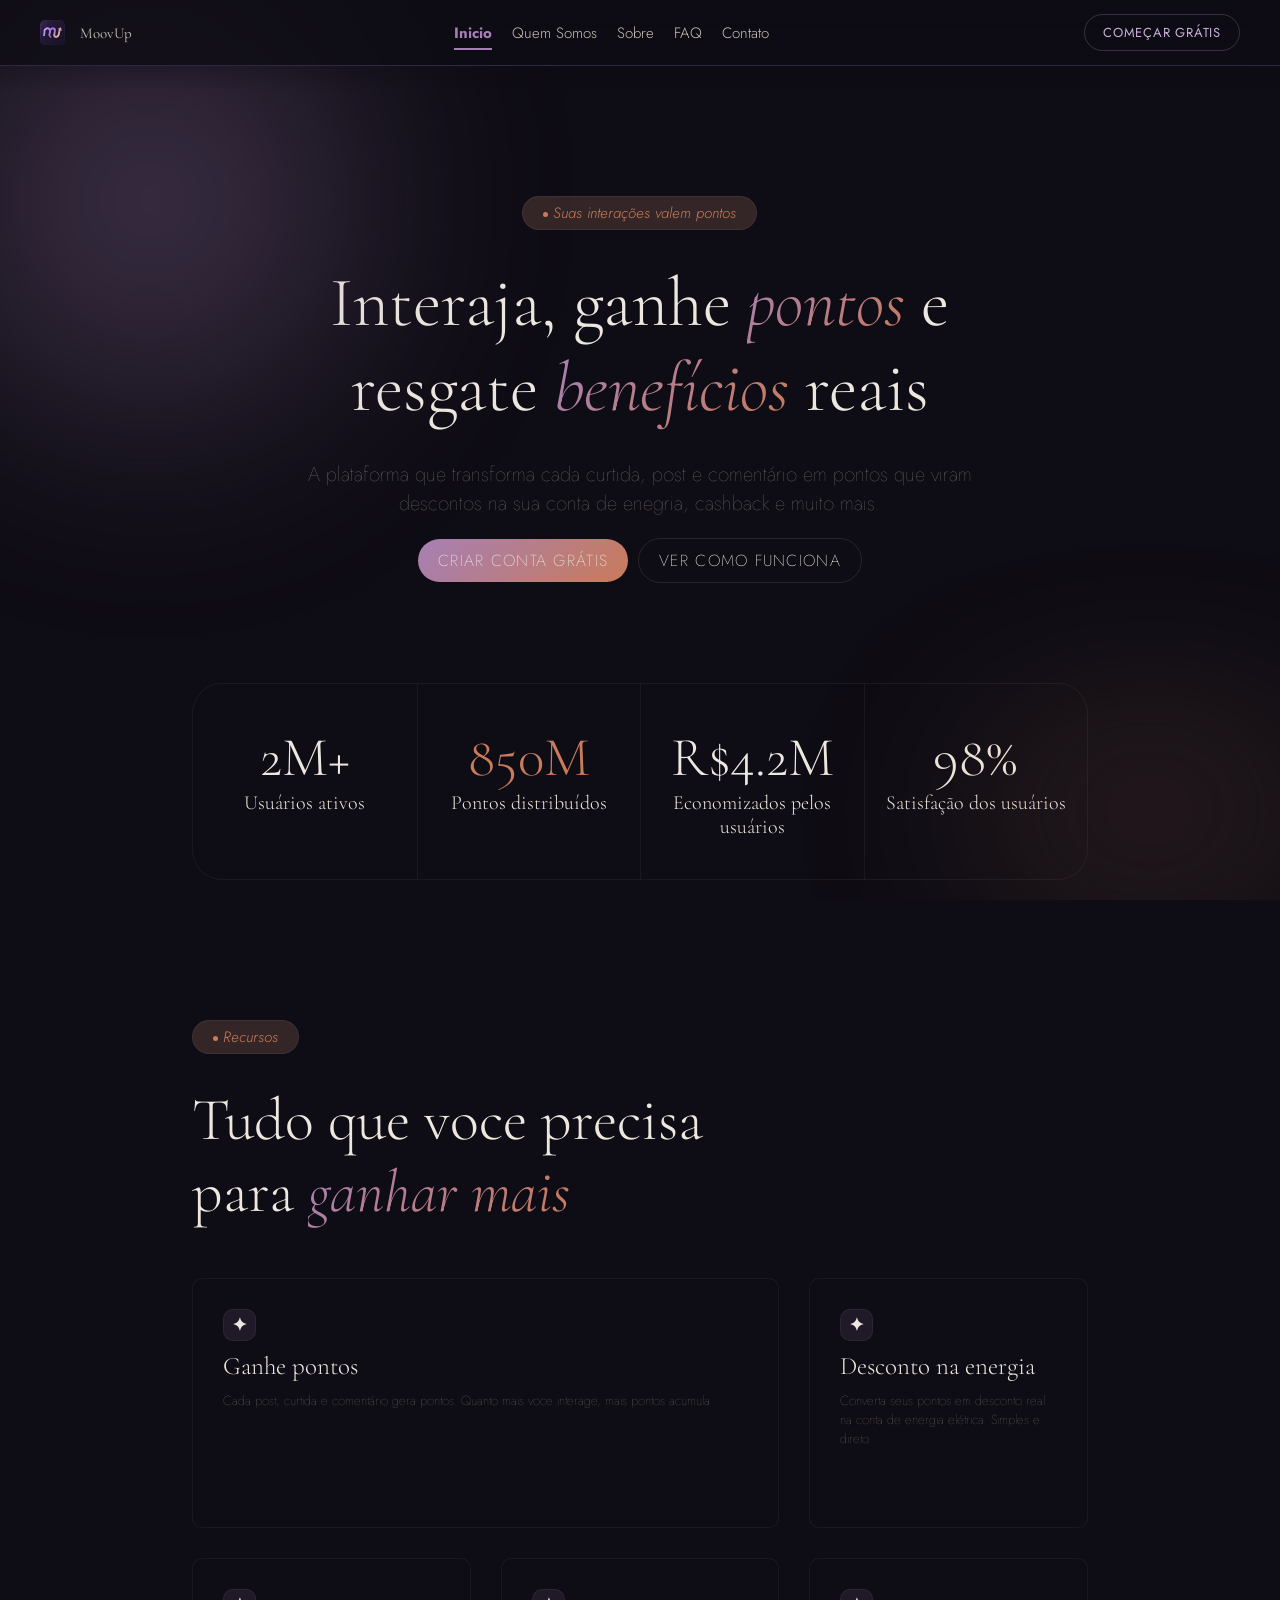
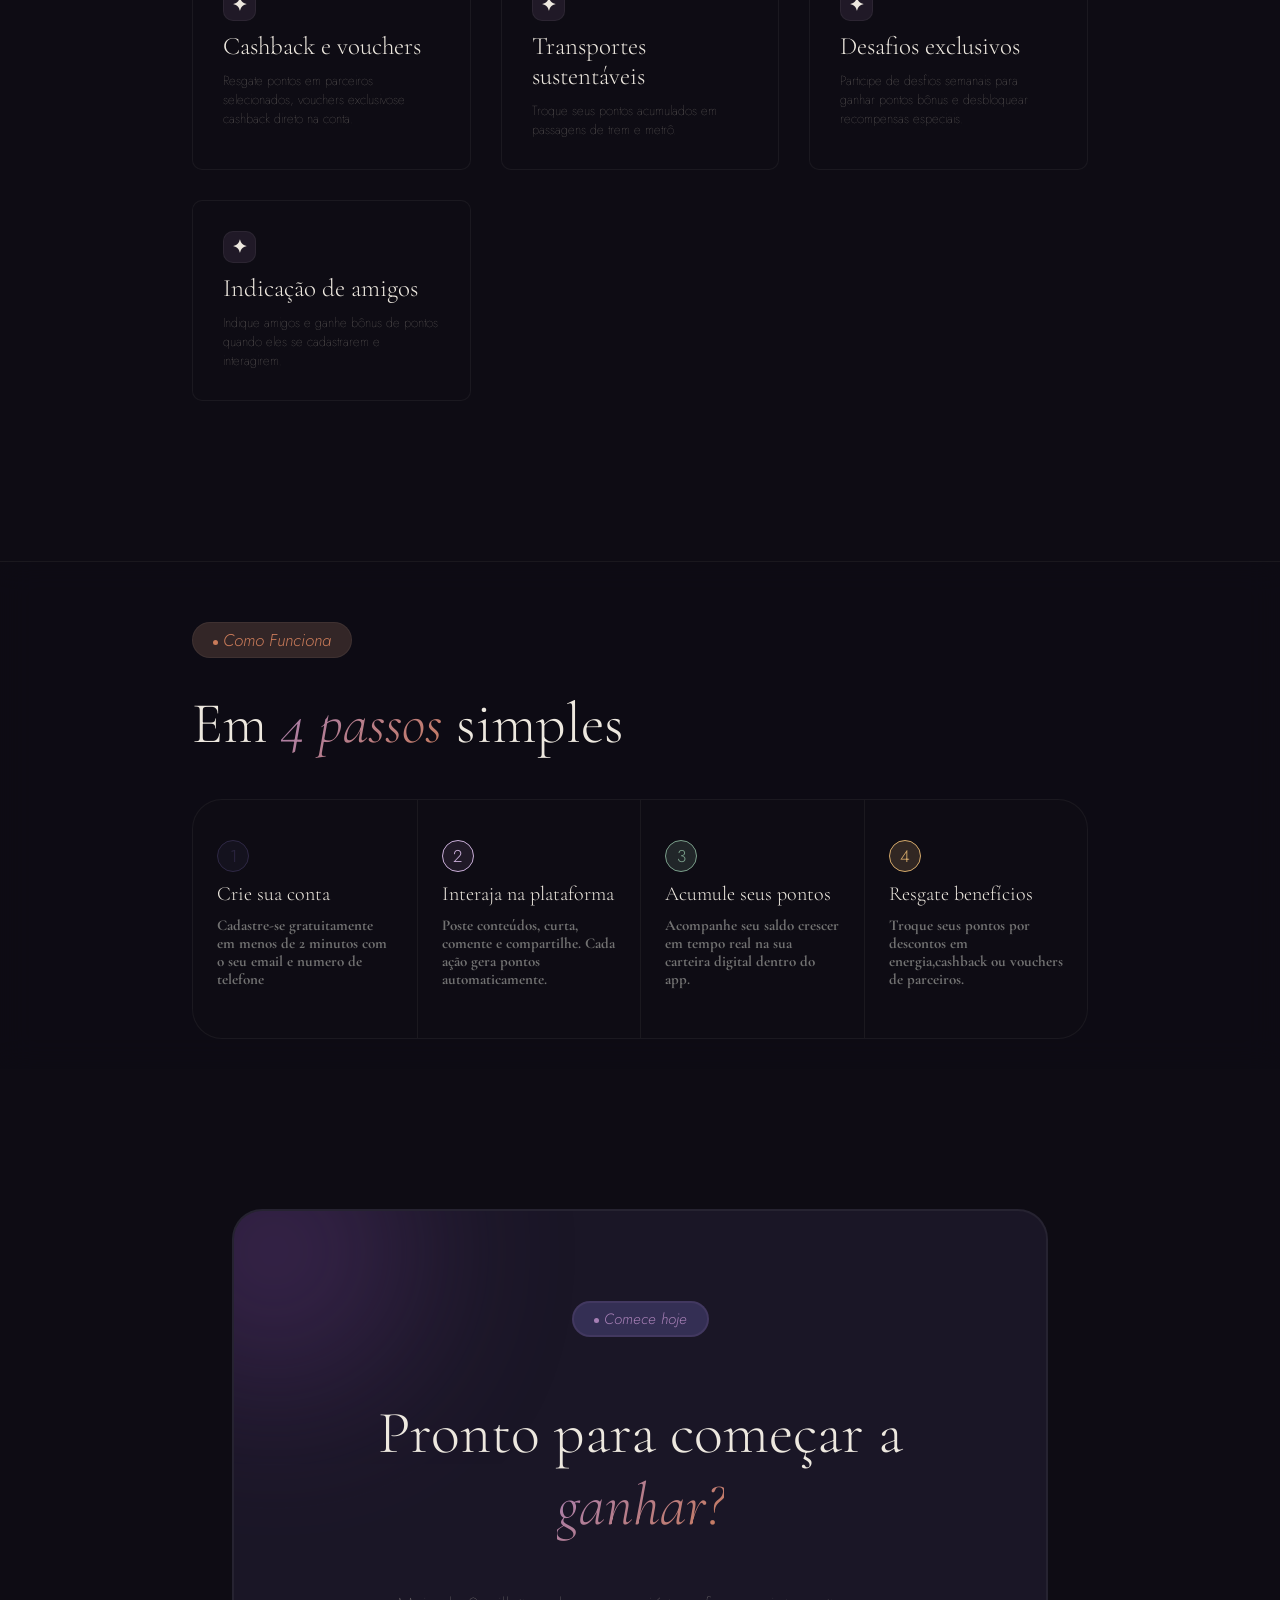
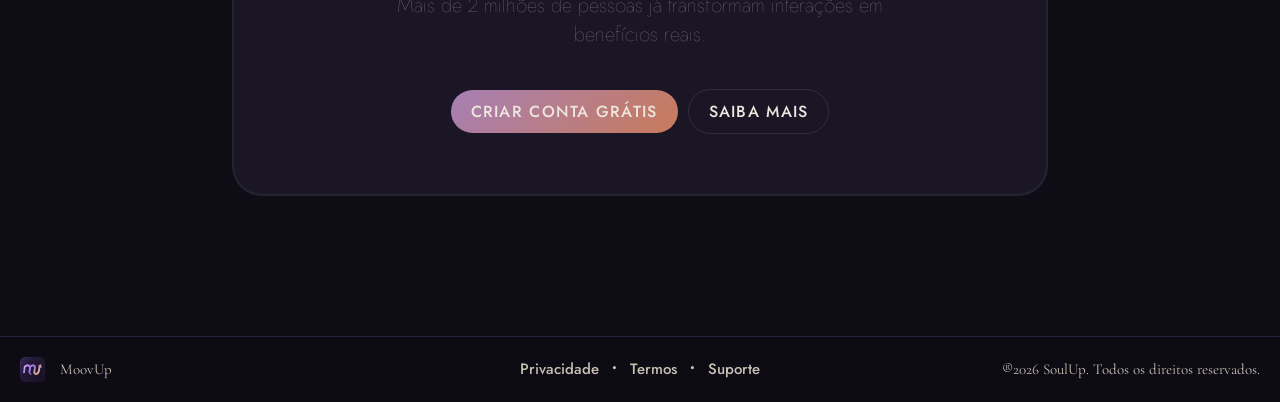
<file: index.html>
<!DOCTYPE html>
<html lang="pt-br">
<head>
    <meta charset="UTF-8">
    <meta name="viewport" content="width=device-width, initial-scale=1.0">
    <link rel="stylesheet" href="./assets/css/base/import.css">
    <link rel="icon" type="image/png" href="./assets/images/moov-up-icon.png">
    <title>Home</title>
</head>
<body class="page__home">
    <div class="ambient" aria-hidden="true">
        <div class="orb orb-1"></div>
        <div class="orb orb-2"></div>
    </div>
    <header class="header">
        <div class="header__content">
            <div class="logo">
                <img src="./assets/images/moov-up-icon.png" alt="Icon MoovUp" class="ico">
                <p class="name">MoovUp</p>
            </div>
            <nav class="nav">
                <a href="./index.html" class="nav__active">Inicio</a>
                <a href="./pages/quem-somos.html">Quem Somos</a>
                <a href="./pages/sobre.html">Sobre</a>
                <a href="./pages/faq.html">FAQ</a>
                <a href="./pages/contato.html">Contato</a>
            </nav>
            <a href="#" class="btn btn__primary">Começar grátis</a>
        </div>
    </header>

    <main>
        <section class="main__hero">
            <div class="container__hero">
                <div class="hero__content">
                    <p class="section-tag">Suas interações valem pontos</p>
                    <h2 class="title">Interaja, ganhe <span>pontos</span> e resgate <span>benefícios</span> reais</h2>
                    <p class="subtitle">A plataforma que transforma cada curtida, post e comentário em pontos que viram descontos na sua conta de enegria, cashback e muito mais.</p>
                    <div class="hero__actions">
                        <a href="#" class="btn btn__cta btn__cta--primary">CRIAR CONTA GRÁTIS</a>
                        <a href="#steps-goto" class="btn btn__cta btn__cta--outline">VER COMO FUNCIONA</a>
                    </div>
                </div>
            </div>
        </section>

        <section class="stats__section">
            <div class="container__stats">
                <div class="cards">
                    <div class="stat__card">
                        <h3 class="numero">2M+</h3>
                        <p class="descricao">Usuários ativos</p>
                    </div>
                    <div class="stat__card">
                        <h3 class="numero"><span>850M</span></h3>
                        <p class="descricao">Pontos distribuídos</p>
                    </div>
                    <div class="stat__card">
                        <h3 class="numero">R$4.2M</h3>
                        <p class="descricao">Economizados pelos usuários</p>
                    </div>
                    <div class="stat__card">
                        <h3 class="numero">98%</h3>
                        <p class="descricao">Satisfação dos usuários</p>
                    </div>
                </div>
            </div>
        </section>

        <section class="feat__section">
            <div class="feat__container">
                <p class="section-tag">Recursos</p>
                <h2 class="title">Tudo que voce precisa para <span>ganhar mais</span></h2>

                <div class="feat__grid">
                    <div class="feature feature-large">
                        <p class="icon icon1">✦</p>
                        <h3 class="topic">Ganhe pontos</h3>
                        <p class="about">Cada post, curtida e comentário gera pontos. Quanto mais voce interage, mais pontos acumula.</p>
                    </div>
                    <div class="feature">
                        <p class="icon icon2">✦</p>
                        <h3 class="topic">Desconto na energia</h3>
                        <p class="about">Converta seus pontos em desconto real na conta de energia elétrica. Simples e direto.</p>
                    </div>
                    <div class="feature">
                        <p class="icon icon3">✦</p>
                        <h3 class="topic">Cashback e vouchers</h3>
                        <p class="about">Resgate pontos em parceiros selecionados, vouchers exclusivose cashback direto na conta.</p>
                    </div>
                    <div class="feature">
                        <p class="icon icon4">✦</p>
                        <h3 class="topic">Transportes sustentáveis</h3>
                        <p class="about">Troque seus pontos acumulados em passagens de trem e metrô.</p>
                    </div>
                    <div class="feature">
                        <p class="icon icon5">✦</p>
                        <h3 class="topic">Desafios exclusivos</h3>
                        <p class="about">Participe de desfios semanais para ganhar pontos bônus e desbloquear recompensas especiais.</p>
                    </div>
                    <div class="feature">
                        <p class="icon icon6">✦</p>
                        <h3 class="topic">Indicação de amigos</h3>
                        <p class="about">Indique amigos e ganhe bônus de pontos quando eles se cadastrarem e interagirem.</p>
                    </div>
                </div>
            </div>
        </section>

        <section class="steps__section" id="steps-goto">
            <div class="steps">
                <p class="section-tag">Como Funciona</p>
                <h2 class="title">Em <span>4 passos </span>simples</h2>
                <div class="steps__grid">
                    <div class="step__card">
                        <p class="num num1">1</p>
                        <h3 class="steps__topic">Crie sua conta</h3>
                        <p class="steps__subtitle">Cadastre-se gratuitamente em menos de 2 minutos com o seu email e numero de telefone</p>
                    </div>
                    <div class="step__card">
                        <p class="num num2">2</p>
                        <h3 class="steps__topic">Interaja na plataforma</h3>
                        <p class="steps__subtitle">Poste conteúdos, curta, comente e compartilhe. Cada ação gera pontos automaticamente.</p>
                    </div>
                    <div class="step__card">
                        <p class="num num3">3</p>
                        <h3 class="steps__topic">Acumule seus pontos</h3>
                        <p class="steps__subtitle">Acompanhe seu saldo crescer em tempo real na sua carteira digital dentro do app.</p>
                    </div>
                    <div class="step__card">
                        <p class="num num4">4</p>
                        <h3 class="steps__topic">Resgate benefícios</h3>
                        <p class="steps__subtitle">Troque seus pontos por descontos em energia,cashback ou vouchers de parceiros.</p>
                    </div>
                </div>
            </div>
        </section>

        <section class="foot">
            <div class="container__foot">
                <div class="start__card">
                    <p class="section-tag">Comece hoje</p>
                    <h2 class="title">Pronto para começar a <span>ganhar?</span></h2>
                    <p class="subtitle">Mais de 2 milhões de pessoas já transformam interações em benefícios reais.</p>
                    <div class="hero__actions">
                        <a href="#" class="btn btn__cta btn__cta--primary">CRIAR CONTA GRÁTIS</a>
                        <a href="#steps-goto" class="btn btn__cta btn__cta--outline">SAIBA MAIS</a>
                    </div>
                </div>
            </div>
        </section>
    </main>

    <footer>
        <div class="footer">
            <div class="logo">
                <img src="./assets/images/moov-up-icon.png" alt="Icon MoovUp" class="ico">
                <p class="name">MoovUp</p>
            </div>
            <div class="item">
                <a href="#">Privacidade</a>
                <a href="#">Termos</a>
                <a href="#">Suporte</a>
            </div>
            <div class="marca">
                <p>&reg;2026 SoulUp. Todos os direitos reservados.</p>
            </div>
        </div>
    </footer>
</body>
</html>
</file>
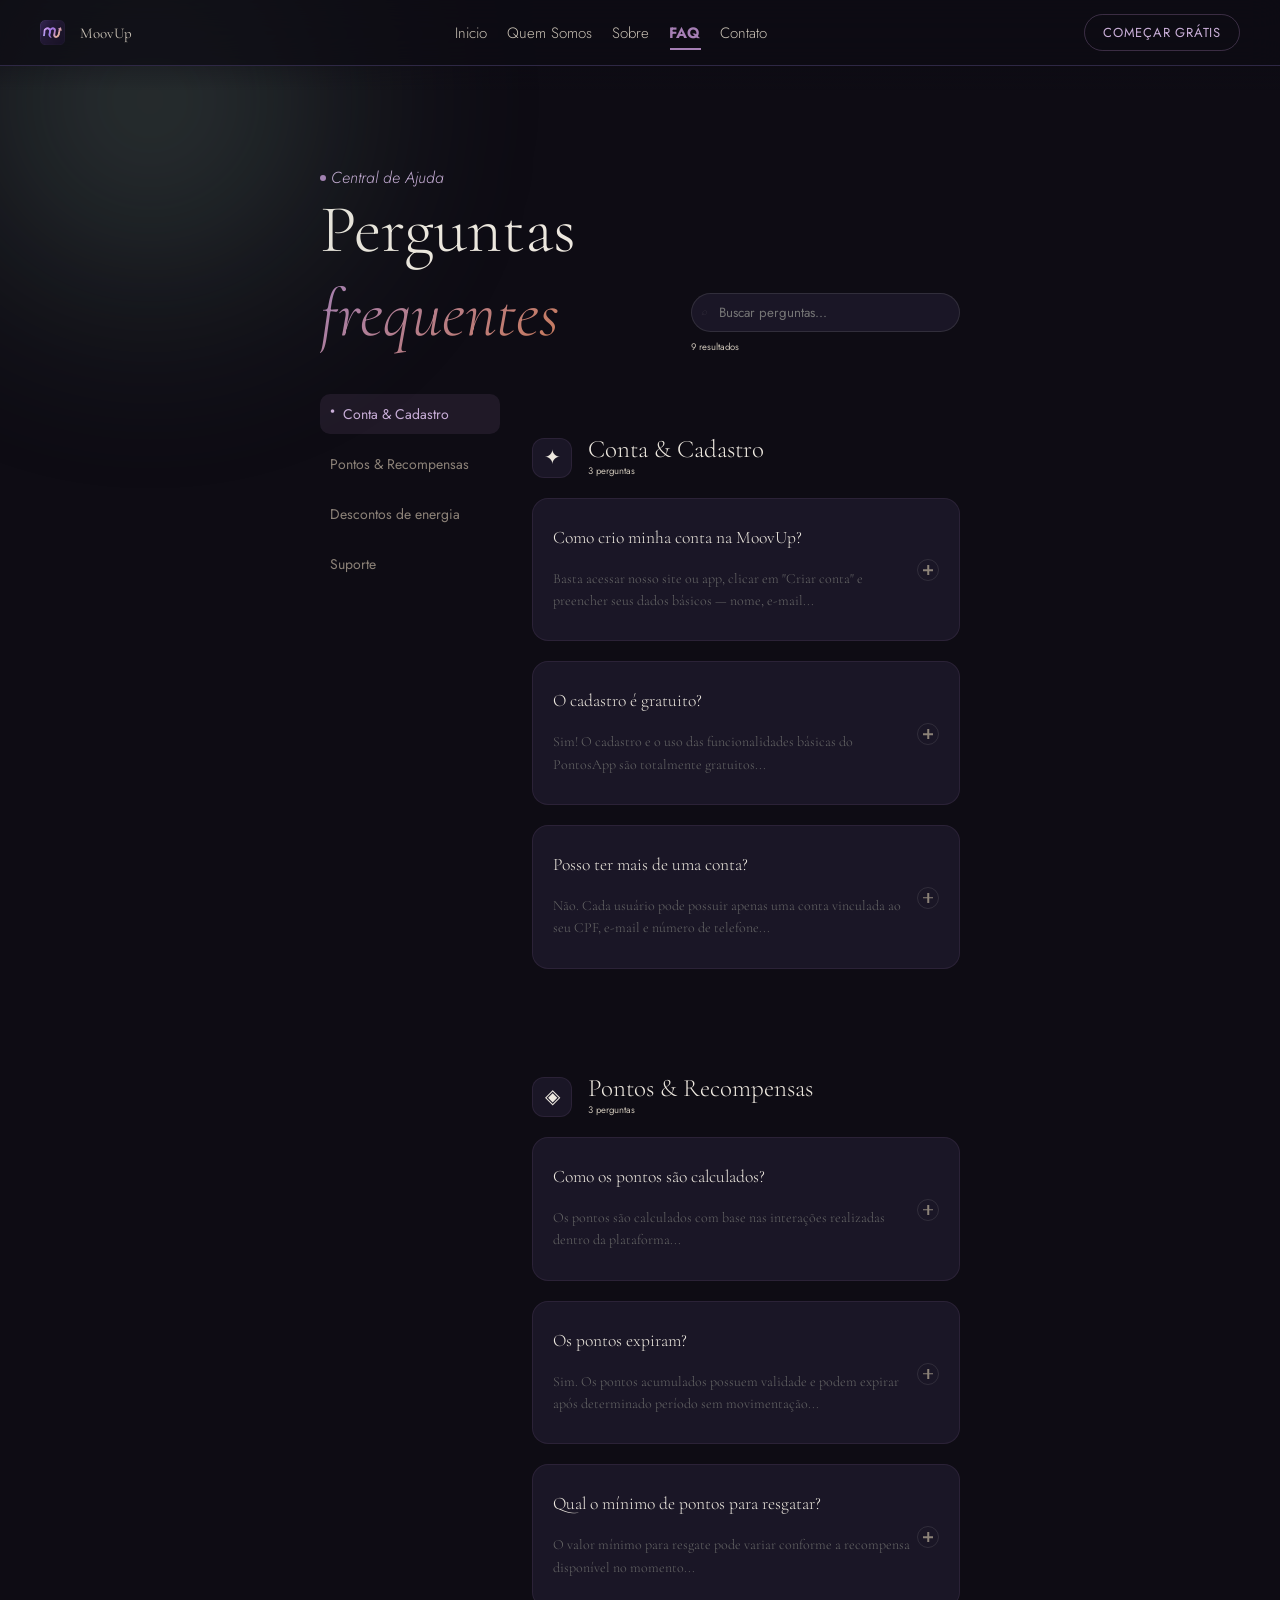
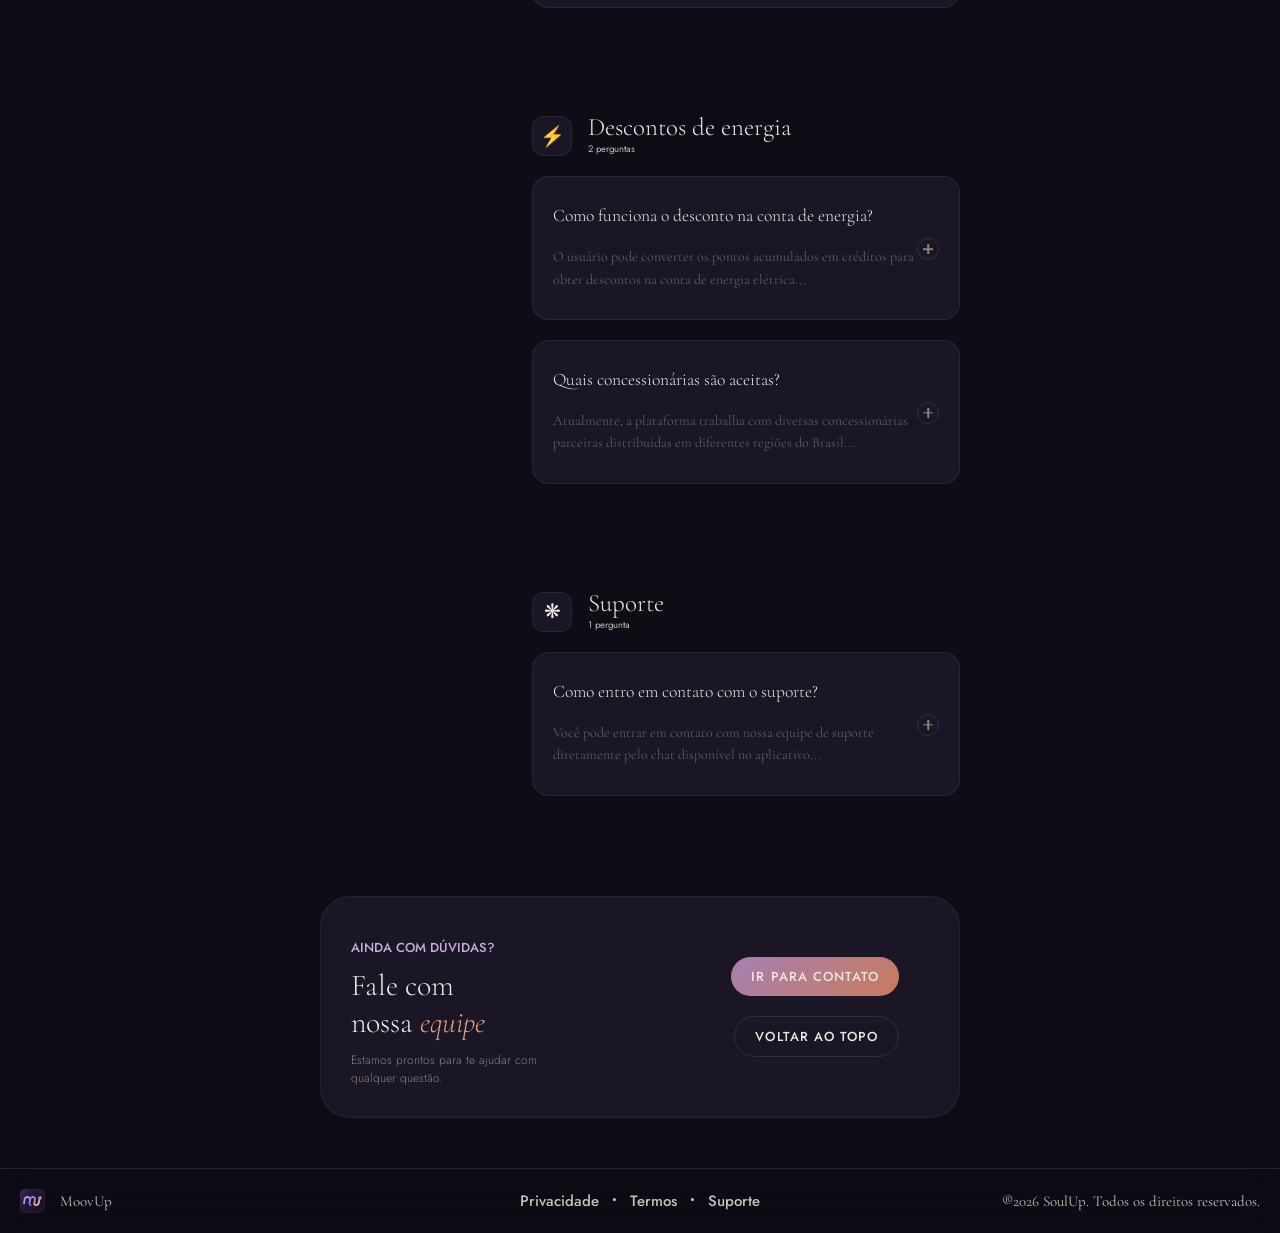
<file: pages/faq.html>
<!DOCTYPE html>
<html lang="pt-br">
<head>
    <meta charset="UTF-8">
    <meta name="viewport" content="width=device-width, initial-scale=1.0">
    <link rel="stylesheet" href="../assets/css/base/import.css">
    <link rel="icon" type="image/png" href="../assets/images/moov-up-icon.png">
    <script src="../assets/js/pages/faq.js" defer></script>
    <title>FAQ</title>
</head>
<body class="page__faq">
    <div class="ambient" aria-hidden="true">
        <div class="orb orb-1"></div>
        <div class="orb orb-2"></div>
    </div>
    <header class="header">
        <div class="header__content">
            <div class="logo">
                <img src="../assets/images/moov-up-icon.png" alt="Icon MoovUp" class="ico">
                <p class="name">MoovUp</p>
            </div>
            <nav class="nav">
                <a href="../index.html">Inicio</a>
                <a href="./quem-somos.html">Quem Somos</a>
                <a href="./sobre.html">Sobre</a>
                <a href="./faq.html" class="nav__active">FAQ</a>
                <a href="./contato.html">Contato</a>
            </nav>
            <a href="#" class="btn btn__primary">Começar grátis</a>
        </div>
    </header>

    <main id="faq-top">
        <section class="faq__hero" aria-labelledby="faq-title">
            <div class="container__hero">
                <div class="hero__content">
                    <p class="section-tag">Central de Ajuda</p>
                    <h1 class="faq__title" id="faq-title">Perguntas <span>frequentes</span></h1>
                </div>
                <div class="faq__search">
                    <label class="faq__label">
                        <i aria-hidden="true">⌕</i>
                        <input class="faq__input" id="search" type="search" autocomplete="off" aria-label="Buscar perguntas" placeholder="Buscar perguntas...">
                    </label>
                    <p class="faq__counter" id="faq-counter" aria-live="polite"></p>
                </div>
            </div>
        </section>

        <section class="faq__body">
            <aside class="faq-sidebar">
                <nav class="faq-sidebar__nav" aria-label="Categorias da FAQ">
                    <a href="#conta-cadastro" class="faq-sidebar__link">Conta & Cadastro</a>
                    <a href="#pontos-recompensas" class="faq-sidebar__link">Pontos & Recompensas</a>
                    <a href="#descontos-energia" class="faq-sidebar__link">Descontos de energia</a>
                    <a href="#suporte" class="faq-sidebar__link">Suporte</a>
                </nav>
            </aside>

            <section class="faq-sections">
                <div class="faq-section" id="conta-cadastro">
                    <div class="faq-section__header">
                        <div class="faq-section__icon">✦</div>
                        <div>
                            <h2 class="faq-section__title">Conta & Cadastro</h2>
                            <div class="faq-section__count">3 perguntas</div>
                        </div>
                    </div>
                    <details class="accordion">
                        <summary>
                            <div class="accordion__summary">
                                <h3 class="accordion__title">Como crio minha conta na MoovUp?</h3>
                                <p class="accordion__subtitle">Basta acessar nosso site ou app, clicar em "Criar conta" e preencher seus dados básicos — nome, e-mail...</p>
                            </div>
                            <i aria-hidden="true">+</i>
                        </summary>
                        <div class="accordion__content">
                            Basta acessar nosso site ou app, clicar em "Criar conta" e preencher seus dados básicos — nome, e-mail e telefone. Após concluir o cadastro, sua conta será ativada automaticamente e você já poderá começar a utilizar todas as funcionalidades da plataforma, acompanhar seu saldo de pontos em tempo real e participar de campanhas exclusivas disponíveis para novos usuários.
                        </div>
                    </details>
                    <details class="accordion">
                        <summary>
                            <div class="accordion__summary">
                                <h3 class="accordion__title">O cadastro é gratuito?</h3>
                                <p class="accordion__subtitle">Sim! O cadastro e o uso das funcionalidades básicas do PontosApp são totalmente gratuitos...</p>
                            </div>
                            <i aria-hidden="true">+</i>
                        </summary>
                        <div class="accordion__content">
                            Sim! O cadastro e o uso das funcionalidades básicas do PontosApp são totalmente gratuitos. Você pode acumular pontos, acompanhar recompensas e utilizar os recursos principais sem nenhum custo adicional. Alguns serviços premium poderão ser disponibilizados futuramente, oferecendo vantagens extras e recursos avançados para usuários que desejarem uma experiência ainda mais completa dentro da plataforma.
                        </div>
                    </details>
                    <details class="accordion">
                        <summary>
                            <div class="accordion__summary">
                                <h3 class="accordion__title">Posso ter mais de uma conta?</h3>
                                <p class="accordion__subtitle">Não. Cada usuário pode possuir apenas uma conta vinculada ao seu CPF, e-mail e número de telefone...</p>
                            </div>
                            <i aria-hidden="true">+</i>
                        </summary>
                        <div class="accordion__content">
                            Não. Cada usuário pode possuir apenas uma conta vinculada ao seu CPF, e-mail e número de telefone. Essa medida existe para garantir mais segurança, transparência e evitar fraudes no sistema de pontuação. Caso sejam identificadas contas duplicadas ou atividades suspeitas, o acesso poderá ser temporariamente bloqueado até que a situação seja analisada pela equipe de suporte.
                        </div>
                    </details>
                </div>

                <div class="faq-section" id="pontos-recompensas">
                    <div class="faq-section__header">
                        <div class="faq-section__icon">◈</div>
                        <div>
                            <h2 class="faq-section__title">Pontos & Recompensas</h2>
                            <div class="faq-section__count">3 perguntas</div>
                        </div>
                    </div>
                    <details class="accordion">
                        <summary>
                            <div class="accordion__summary">
                                <h3 class="accordion__title">Como os pontos são calculados?</h3>
                                <p class="accordion__subtitle">Os pontos são calculados com base nas interações realizadas dentro da plataforma...</p>
                            </div>
                            <i aria-hidden="true">+</i>
                        </summary>
                        <div class="accordion__content">
                            Os pontos são calculados com base nas interações realizadas dentro da plataforma. Curtidas, compartilhamentos, comentários, participação em campanhas e desafios especiais possuem valores específicos em pontuação. Algumas ações promocionais podem oferecer multiplicadores temporários, aumentando a quantidade de pontos recebidos. O usuário pode acompanhar todas as movimentações diretamente pelo painel da conta.
                        </div>
                    </details>
                    <details class="accordion">
                        <summary>
                            <div class="accordion__summary">
                                <h3 class="accordion__title">Os pontos expiram?</h3>
                                <p class="accordion__subtitle">Sim. Os pontos acumulados possuem validade e podem expirar após determinado período sem movimentação...</p>
                            </div>
                            <i aria-hidden="true">+</i>
                        </summary>
                        <div class="accordion__content">
                            Sim. Os pontos acumulados possuem validade e podem expirar após determinado período sem movimentação na conta. Para evitar a perda dos pontos, basta continuar utilizando a plataforma regularmente, realizando interações ou efetuando resgates dentro do prazo informado. O sistema também poderá enviar notificações avisando sobre pontos próximos da expiração.
                        </div>
                    </details>
                    <details class="accordion">
                        <summary>
                            <div class="accordion__summary">
                                <h3 class="accordion__title">Qual o mínimo de pontos para resgatar?</h3>
                                <p class="accordion__subtitle">O valor mínimo para resgate pode variar conforme a recompensa disponível no momento...</p>
                            </div>
                            <i aria-hidden="true">+</i>
                        </summary>
                        <div class="accordion__content">
                            O valor mínimo para resgate pode variar conforme a recompensa disponível no momento. Em geral, os usuários conseguem iniciar seus resgates a partir de uma quantidade básica de pontos acumulados na plataforma. Quanto maior a pontuação acumulada, maiores poderão ser os benefícios, descontos e vantagens oferecidos dentro das campanhas parceiras.
                        </div>
                    </details>
                </div>

                <div class="faq-section" id="descontos-energia">
                    <div class="faq-section__header">
                        <div class="faq-section__icon">⚡</div>
                        <div>
                            <h2 class="faq-section__title">Descontos de energia</h2>
                            <div class="faq-section__count">2 perguntas</div>
                        </div>
                    </div>
                    <details class="accordion">
                        <summary>
                            <div class="accordion__summary">
                                <h3 class="accordion__title">Como funciona o desconto na conta de energia?</h3>
                                <p class="accordion__subtitle">O usuário pode converter os pontos acumulados em créditos para obter descontos na conta de energia elétrica...</p>
                            </div>
                            <i aria-hidden="true">+</i>
                        </summary>
                        <div class="accordion__content">
                            O usuário pode converter os pontos acumulados em créditos para obter descontos na conta de energia elétrica. Para isso, basta informar corretamente os dados da instalação vinculada à concessionária parceira. Após a solicitação, o desconto é processado e aplicado diretamente em uma das próximas faturas, conforme os prazos e regras definidos pela operadora responsável.
                        </div>
                    </details>
                    <details class="accordion">
                        <summary>
                            <div class="accordion__summary">
                                <h3 class="accordion__title">Quais concessionárias são aceitas?</h3>
                                <p class="accordion__subtitle">Atualmente, a plataforma trabalha com diversas concessionárias parceiras distribuídas em diferentes regiões do Brasil...</p>
                            </div>
                            <i aria-hidden="true">+</i>
                        </summary>
                        <div class="accordion__content">
                            Atualmente, a plataforma trabalha com diversas concessionárias parceiras distribuídas em diferentes regiões do Brasil. A lista de empresas participantes é atualizada constantemente para ampliar a cobertura do serviço e permitir que mais usuários possam utilizar seus pontos em descontos reais na conta de energia elétrica.
                        </div>
                    </details>
                </div>

                <div class="faq-section" id="suporte">
                    <div class="faq-section__header">
                        <div class="faq-section__icon">❋</div>
                        <div>
                            <h2 class="faq-section__title">Suporte</h2>
                            <div class="faq-section__count">1 pergunta</div>
                        </div>
                    </div>
                    <details class="accordion">
                        <summary>
                            <div class="accordion__summary">
                                <h3 class="accordion__title">Como entro em contato com o suporte?</h3>
                                <p class="accordion__subtitle">Você pode entrar em contato com nossa equipe de suporte diretamente pelo chat disponível no aplicativo...</p>
                            </div>
                            <i aria-hidden="true">+</i>
                        </summary>
                        <div class="accordion__content">
                            Você pode entrar em contato com nossa equipe de suporte diretamente pelo chat disponível no aplicativo, através do <a href="./contato.html">formulário da página de contato</a> ou enviando um e-mail para nossa central de atendimento. Nossa equipe está preparada para auxiliar em dúvidas, problemas técnicos, recuperação de acesso e informações sobre campanhas, pontos e resgates disponíveis na plataforma.
                        </div>
                    </details>
                </div>
            </section>
        </section>

        <section class="faq-support" aria-labelledby="faq-support-title">
            <div class="faq-support__card">
                <div class="faq-support__content">
                    <div class="faq-support__eyebrow">AINDA COM DÚVIDAS?</div>
                    <h2 class="faq-support__title" id="faq-support-title">Fale com nossa <span>equipe</span></h2>
                    <p class="faq-support__subtitle">Estamos prontos para te ajudar com qualquer questão.</p>
                </div>
                <div class="faq-support__actions">
                    <a href="./contato.html" class="btn btn__cta btn__cta--primary">IR PARA CONTATO</a>
                    <a href="#faq-top" class="btn btn__cta btn__cta--outline">VOLTAR AO TOPO</a>
                </div>
            </div>
        </section>
    </main>

    <footer>
        <div class="footer">
            <div class="logo">
                <img src="../assets/images/moov-up-icon.png" alt="Icon MoovUp" class="ico">
                <p class="name">MoovUp</p>
            </div>
            <div class="item">
                <a href="#">Privacidade</a>
                <a href="#">Termos</a>
                <a href="#">Suporte</a>
            </div>
            <div class="marca">
                <p>&reg;2026 SoulUp. Todos os direitos reservados.</p>
            </div>
        </div>
    </footer>
</body>
</html>
</file>
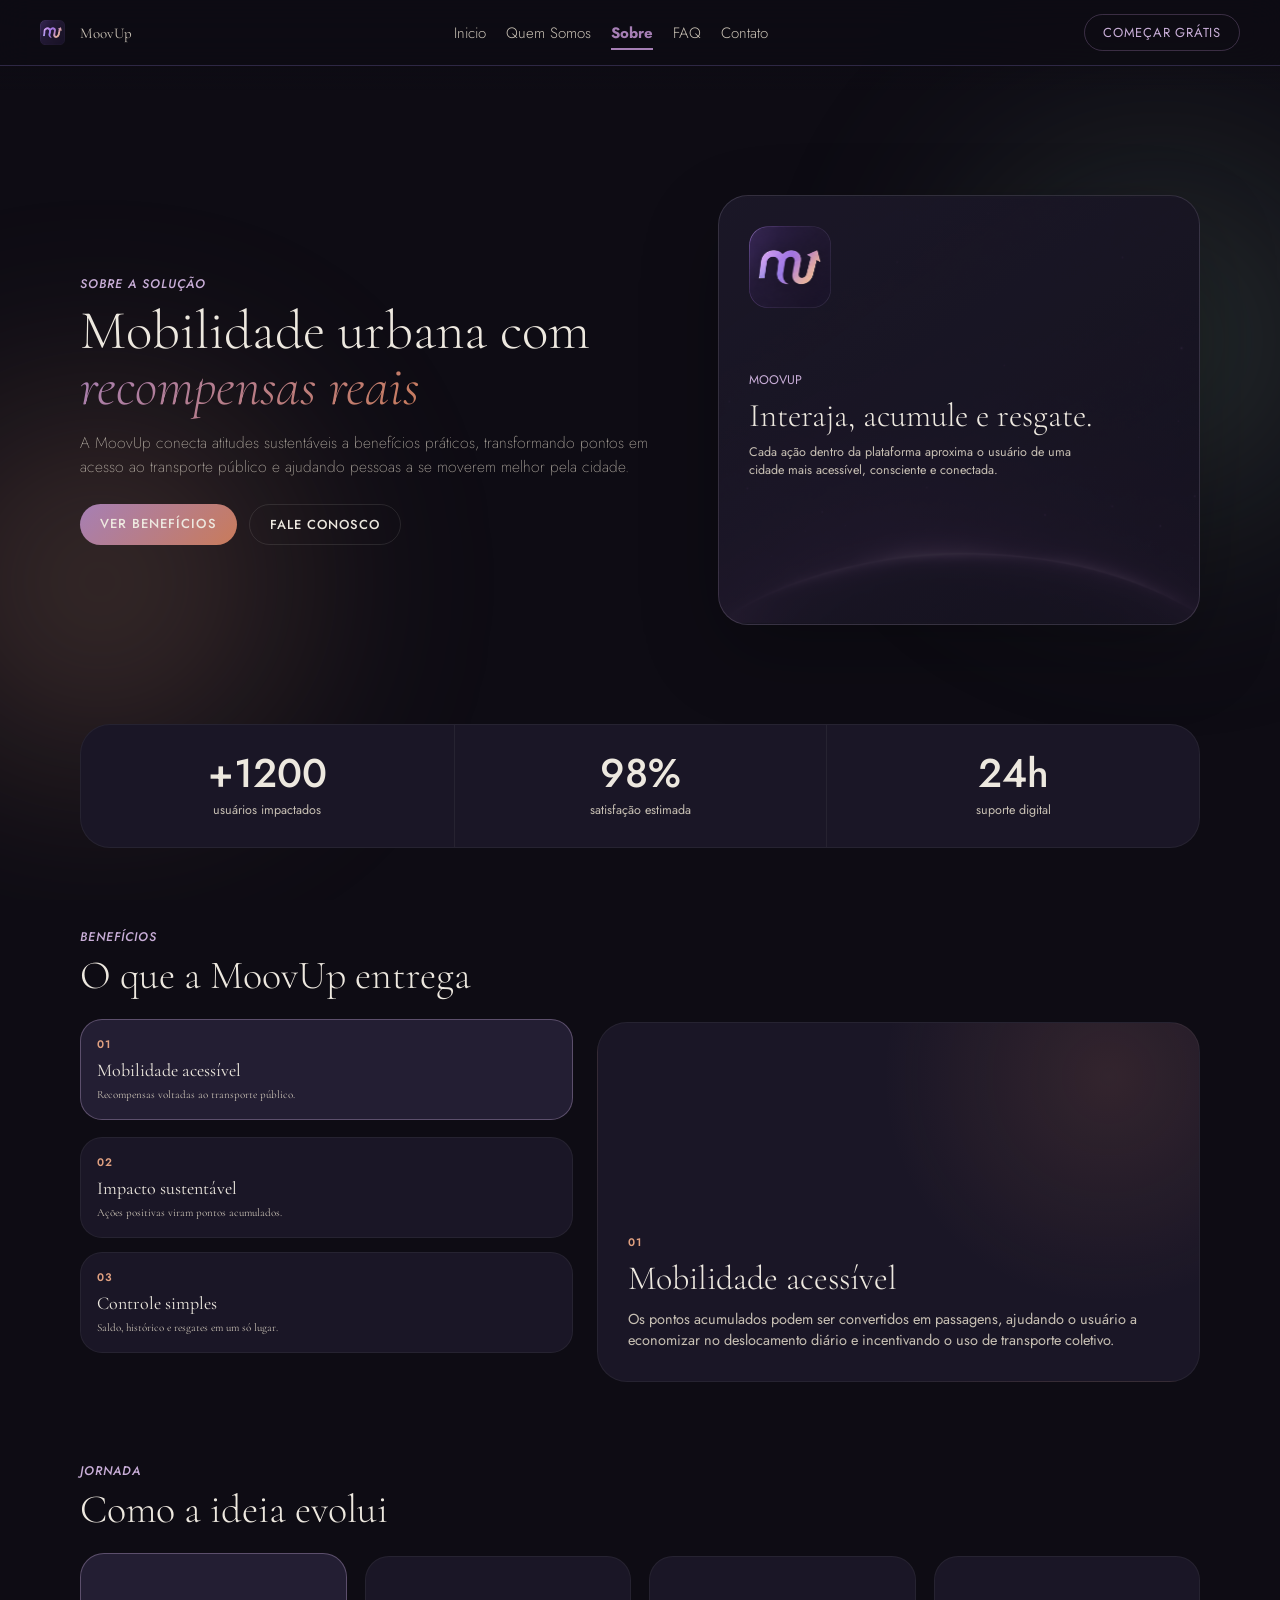
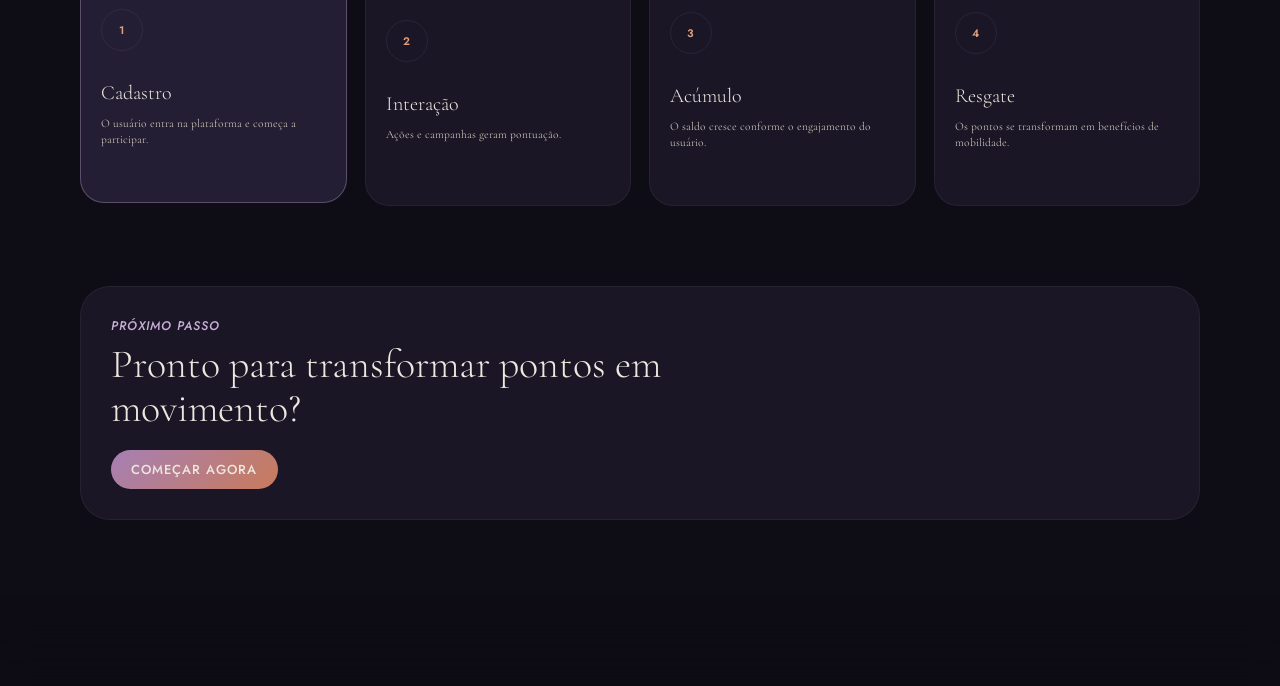
<file: pages/sobre.html>
<!DOCTYPE html>
<html lang="pt-br">
<head>
    <meta charset="UTF-8">
    <meta name="viewport" content="width=device-width, initial-scale=1.0">
    <link rel="stylesheet" href="../assets/css/base/import.css">
    <link rel="icon" type="image/png" href="../assets/images/moov-up-icon.png">
    <script src="../assets/js/pages/sobre.js" defer></script>
    <title>Sobre</title>
</head>
<body class="page__sobre">
    <div class="ambient" aria-hidden="true">
        <div class="orb orb-1"></div>
        <div class="orb orb-2"></div>
    </div>

    <header class="header">
        <div class="header__content">
            <div class="logo">
                <img src="../assets/images/moov-up-icon.png" alt="Icon MoovUp" class="ico">
                <p class="name">MoovUp</p>
            </div>
            <nav class="nav">
                <a href="../index.html">Inicio</a>
                <a href="./quem-somos.html">Quem Somos</a>
                <a href="./sobre.html" class="nav__active">Sobre</a>
                <a href="./faq.html">FAQ</a>
                <a href="./contato.html">Contato</a>
            </nav>
            <a href="./contato.html" class="btn btn__primary">Come&ccedil;ar gr&aacute;tis</a>
        </div>
    </header>

    <main id="sobre-top">
        <section class="sobre__hero" data-animate>
            <div class="sobre__hero-content">
                <p class="section-tag">Sobre a Solu&ccedil;&atilde;o</p>
                <h1 class="sobre__title">Mobilidade urbana com <span>recompensas reais</span></h1>
                <p class="sobre__subtitle">A MoovUp conecta atitudes sustent&aacute;veis a benef&iacute;cios pr&aacute;ticos, transformando pontos em acesso ao transporte p&uacute;blico e ajudando pessoas a se moverem melhor pela cidade.</p>
                <div class="sobre__actions">
                    <a href="#sobre-beneficios" class="btn btn__cta btn__cta--primary" data-scroll-link>VER BENEF&Iacute;CIOS</a>
                    <a href="./contato.html" class="btn btn__cta btn__cta--outline">FALE CONOSCO</a>
                </div>
            </div>

            <div class="sobre__panel" aria-label="Resumo da plataforma">
                <img src="../assets/images/moov-up-icon.png" alt="Icone MoovUp" class="sobre__panel-logo">
                <p class="sobre__panel-kicker">MoovUp</p>
                <h2>Interaja, acumule e resgate.</h2>
                <p>Cada a&ccedil;&atilde;o dentro da plataforma aproxima o usu&aacute;rio de uma cidade mais acess&iacute;vel, consciente e conectada.</p>
            </div>
        </section>

        <section class="sobre__stats" aria-label="Indicadores da MoovUp" data-animate>
            <div class="sobre__stat">
                <strong data-counter data-target="1200" data-prefix="+">0</strong>
                <span>usu&aacute;rios impactados</span>
            </div>
            <div class="sobre__stat">
                <strong data-counter data-target="98" data-suffix="%">0</strong>
                <span>satisfa&ccedil;&atilde;o estimada</span>
            </div>
            <div class="sobre__stat">
                <strong data-counter data-target="24" data-suffix="h">0</strong>
                <span>suporte digital</span>
            </div>
        </section>

        <section class="sobre__benefits" id="sobre-beneficios" data-animate>
            <div class="sobre__section-head">
                <p class="section-tag">Benef&iacute;cios</p>
                <h2>O que a MoovUp entrega</h2>
            </div>

            <div class="sobre__benefit-layout">
                <div class="sobre__benefit-list" role="tablist" aria-label="Beneficios da MoovUp">
                    <button class="sobre__benefit-card is-active" type="button" role="tab" aria-selected="true" data-benefit="mobilidade">
                        <span>01</span>
                        <strong>Mobilidade acess&iacute;vel</strong>
                        <small>Recompensas voltadas ao transporte p&uacute;blico.</small>
                    </button>
                    <button class="sobre__benefit-card" type="button" role="tab" aria-selected="false" data-benefit="sustentabilidade">
                        <span>02</span>
                        <strong>Impacto sustent&aacute;vel</strong>
                        <small>A&ccedil;&otilde;es positivas viram pontos acumulados.</small>
                    </button>
                    <button class="sobre__benefit-card" type="button" role="tab" aria-selected="false" data-benefit="controle">
                        <span>03</span>
                        <strong>Controle simples</strong>
                        <small>Saldo, hist&oacute;rico e resgates em um s&oacute; lugar.</small>
                    </button>
                </div>

                <article class="sobre__benefit-detail" aria-live="polite">
                    <p class="sobre__detail-tag" data-benefit-index>01</p>
                    <h3 data-benefit-title>Mobilidade acess&iacute;vel</h3>
                    <p data-benefit-text>Os pontos acumulados podem ser convertidos em passagens, ajudando o usu&aacute;rio a economizar no deslocamento di&aacute;rio e incentivando o uso de transporte coletivo.</p>
                </article>
            </div>
        </section>

        <section class="sobre__timeline" data-animate>
            <div class="sobre__section-head">
                <p class="section-tag">Jornada</p>
                <h2>Como a ideia evolui</h2>
            </div>

            <div class="sobre__steps">
                <button class="sobre__step is-active" type="button" data-step>
                    <span>1</span>
                    <strong>Cadastro</strong>
                    <p>O usu&aacute;rio entra na plataforma e come&ccedil;a a participar.</p>
                </button>
                <button class="sobre__step" type="button" data-step>
                    <span>2</span>
                    <strong>Intera&ccedil;&atilde;o</strong>
                    <p>A&ccedil;&otilde;es e campanhas geram pontua&ccedil;&atilde;o.</p>
                </button>
                <button class="sobre__step" type="button" data-step>
                    <span>3</span>
                    <strong>Ac&uacute;mulo</strong>
                    <p>O saldo cresce conforme o engajamento do usu&aacute;rio.</p>
                </button>
                <button class="sobre__step" type="button" data-step>
                    <span>4</span>
                    <strong>Resgate</strong>
                    <p>Os pontos se transformam em benef&iacute;cios de mobilidade.</p>
                </button>
            </div>
        </section>

        <section class="sobre__cta" data-animate>
            <p class="section-tag">Pr&oacute;ximo passo</p>
            <h2>Pronto para transformar pontos em movimento?</h2>
            <a href="./contato.html" class="btn btn__cta btn__cta--primary">COME&Ccedil;AR AGORA</a>
        </section>
    </main>

    <footer>
        <div class="footer">
            <div class="logo">
                <img src="../assets/images/moov-up-icon.png" alt="Icon MoovUp" class="ico">
                <p class="name">MoovUp</p>
            </div>
            <div class="item">
                <a href="#">Privacidade</a>
                <a href="#">Termos</a>
                <a href="#">Suporte</a>
            </div>
            <div class="marca">
                <p>&reg;2026 SoulUp. Todos os direitos reservados.</p>
            </div>
        </div>
    </footer>
</body>
</html>
</file>
<file: assets/css/base/import.css>
/* Fontes externas */
@import url('https://fonts.googleapis.com/css2?family=Cormorant+Garamond:ital,wght@0,300..700;1,300..700&family=Jost:ital,wght@0,100..900;1,100..900&family=Manrope:wght@200..800&display=swap');

/* Base */
@import url('./variables.css');
@import url('./reset.css');

/* Layouts */
@import url('../layouts/header.css');
@import url('../layouts/container.css');
@import url('../layouts/footer.css');
@import url('../layouts/grid.css');

/* Componentes */
@import url('../components/cards.css');
@import url('../components/button.css');
@import url('../components/type.css');
@import url('../components/icon.css');
@import url('../components/btn-expand.css');

/* Paginas */
@import url('../pages/home.css');
@import url('../pages/contato.css');
@import url('../pages/faq.css');
@import url('../pages/quem-somos.css');
@import url('../pages/sobre.css');

/* Responsividade */
@import url('./responsive.css');
</file>
